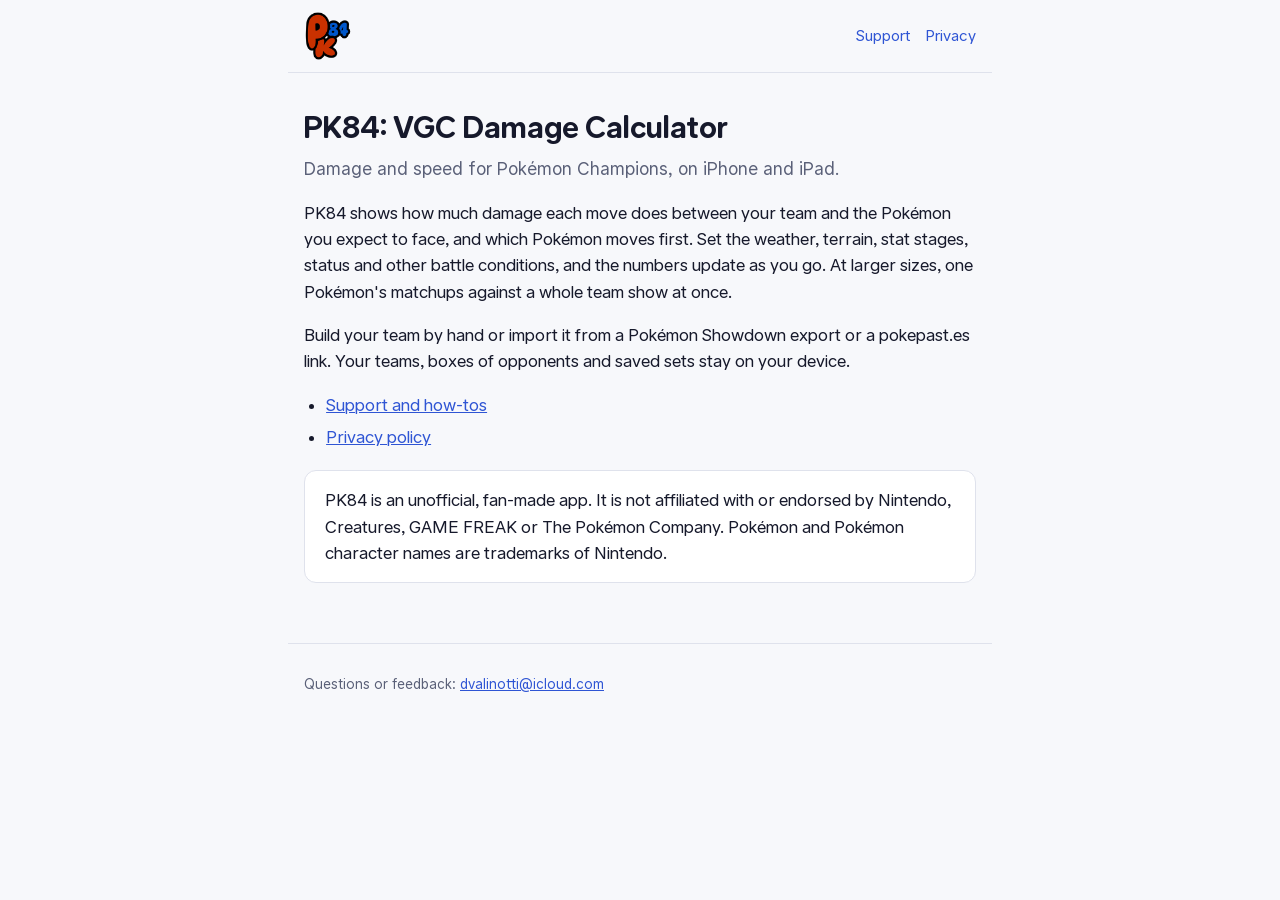
<file: index.html>
<!doctype html>
<html lang="en">
<head>
  <meta charset="utf-8">
  <meta name="viewport" content="width=device-width, initial-scale=1">
  <title>PK84: VGC Damage Calculator</title>
  <meta name="description" content="PK84 is a damage and speed calculator for VGC doubles in Pokémon Champions, for iPhone and iPad.">
  <link rel="icon" type="image/png" sizes="32x32" href="images/favicon-32.png">
  <link rel="icon" type="image/png" sizes="192x192" href="images/favicon-192.png">
  <link rel="apple-touch-icon" href="apple-touch-icon.png">
  <link rel="stylesheet" href="style.css">
</head>
<body>
  <header>
    <a class="brand" href="./" aria-label="PK84 home">
      <picture>
        <source srcset="images/logo-dark.png" media="(prefers-color-scheme: dark)">
        <img src="images/logo.png" alt="PK84" width="48" height="48">
      </picture>
    </a>
    <nav>
      <a href="support.html">Support</a>
      <a href="privacy.html">Privacy</a>
    </nav>
  </header>
  <main>
    <h1>PK84: VGC Damage Calculator</h1>
    <p class="lede">Damage and speed for Pokémon Champions, on iPhone and iPad.</p>

    <p>PK84 shows how much damage each move does between your team and the Pokémon you expect to face, and which Pokémon moves first. Set the weather, terrain, stat stages, status and other battle conditions, and the numbers update as you go. At larger sizes, one Pokémon's matchups against a whole team show at once.</p>

    <p>Build your team by hand or import it from a Pokémon Showdown export or a pokepast.es link. Your teams, boxes of opponents and saved sets stay on your device.</p>

    <ul>
      <li><a href="support.html">Support and how-tos</a></li>
      <li><a href="privacy.html">Privacy policy</a></li>
    </ul>

    <div class="card">
      <p>PK84 is an unofficial, fan-made app. It is not affiliated with or endorsed by Nintendo, Creatures, GAME FREAK or The Pokémon Company. Pokémon and Pokémon character names are trademarks of Nintendo.</p>
    </div>
  </main>
  <footer>
    <p>Questions or feedback: <a href="mailto:dvalinotti@icloud.com">dvalinotti@icloud.com</a></p>
  </footer>
</body>
</html>
</file>
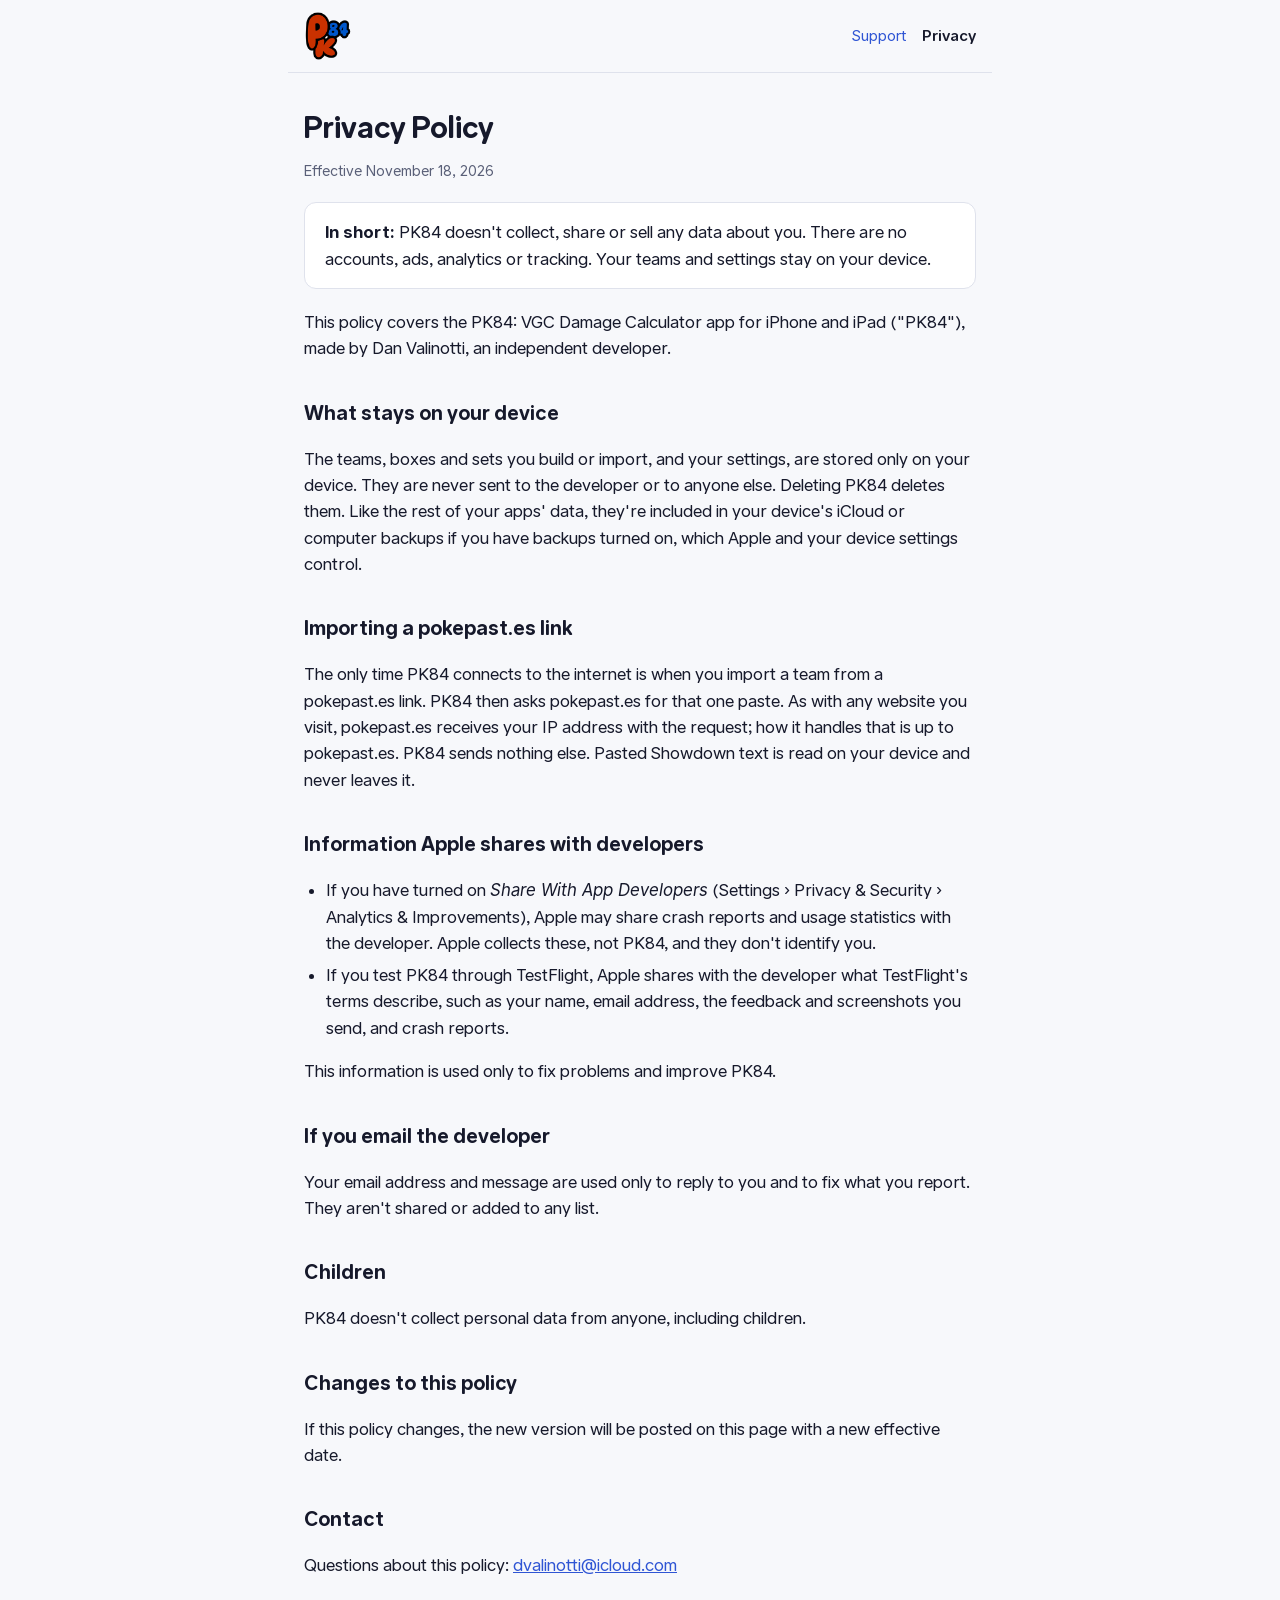
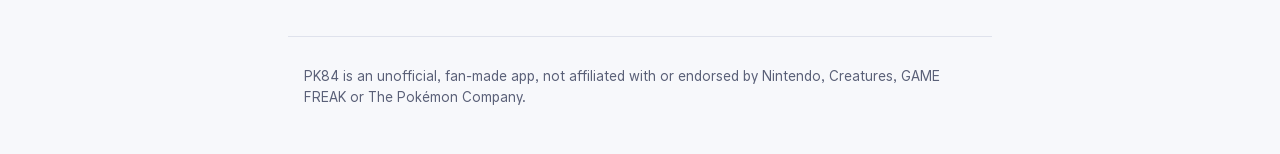
<file: privacy.html>
<!doctype html>
<html lang="en">
<head>
  <meta charset="utf-8">
  <meta name="viewport" content="width=device-width, initial-scale=1">
  <title>PK84 Privacy Policy</title>
  <meta name="description" content="PK84 collects no personal data. Your teams and settings stay on your device.">
  <link rel="icon" type="image/png" sizes="32x32" href="images/favicon-32.png">
  <link rel="icon" type="image/png" sizes="192x192" href="images/favicon-192.png">
  <link rel="apple-touch-icon" href="apple-touch-icon.png">
  <link rel="stylesheet" href="style.css">
</head>
<body>
  <header>
    <a class="brand" href="./" aria-label="PK84 home">
      <picture>
        <source srcset="images/logo-dark.png" media="(prefers-color-scheme: dark)">
        <img src="images/logo.png" alt="PK84" width="48" height="48">
      </picture>
    </a>
    <nav>
      <a href="support.html">Support</a>
      <a href="privacy.html" aria-current="page">Privacy</a>
    </nav>
  </header>
  <main>
    <h1>Privacy Policy</h1>
    <p class="updated">Effective November 18, 2026</p>

    <div class="card">
      <p><strong>In short:</strong> PK84 doesn't collect, share or sell any data about you. There are no accounts, ads, analytics or tracking. Your teams and settings stay on your device.</p>
    </div>

    <p>This policy covers the PK84: VGC Damage Calculator app for iPhone and iPad ("PK84"), made by Dan Valinotti, an independent developer.</p>

    <h2>What stays on your device</h2>
    <p>The teams, boxes and sets you build or import, and your settings, are stored only on your device. They are never sent to the developer or to anyone else. Deleting PK84 deletes them. Like the rest of your apps' data, they're included in your device's iCloud or computer backups if you have backups turned on, which Apple and your device settings control.</p>

    <h2>Importing a pokepast.es link</h2>
    <p>The only time PK84 connects to the internet is when you import a team from a pokepast.es link. PK84 then asks pokepast.es for that one paste. As with any website you visit, pokepast.es receives your IP address with the request; how it handles that is up to pokepast.es. PK84 sends nothing else. Pasted Showdown text is read on your device and never leaves it.</p>

    <h2>Information Apple shares with developers</h2>
    <ul>
      <li>If you have turned on <em>Share With App Developers</em> (Settings › Privacy &amp; Security › Analytics &amp; Improvements), Apple may share crash reports and usage statistics with the developer. Apple collects these, not PK84, and they don't identify you.</li>
      <li>If you test PK84 through TestFlight, Apple shares with the developer what TestFlight's terms describe, such as your name, email address, the feedback and screenshots you send, and crash reports.</li>
    </ul>
    <p>This information is used only to fix problems and improve PK84.</p>

    <h2>If you email the developer</h2>
    <p>Your email address and message are used only to reply to you and to fix what you report. They aren't shared or added to any list.</p>

    <h2>Children</h2>
    <p>PK84 doesn't collect personal data from anyone, including children.</p>

    <h2>Changes to this policy</h2>
    <p>If this policy changes, the new version will be posted on this page with a new effective date.</p>

    <h2>Contact</h2>
    <p>Questions about this policy: <a href="mailto:dvalinotti@icloud.com">dvalinotti@icloud.com</a></p>
  </main>
  <footer>
    <p>PK84 is an unofficial, fan-made app, not affiliated with or endorsed by Nintendo, Creatures, GAME FREAK or The Pokémon Company.</p>
  </footer>
</body>
</html>
</file>
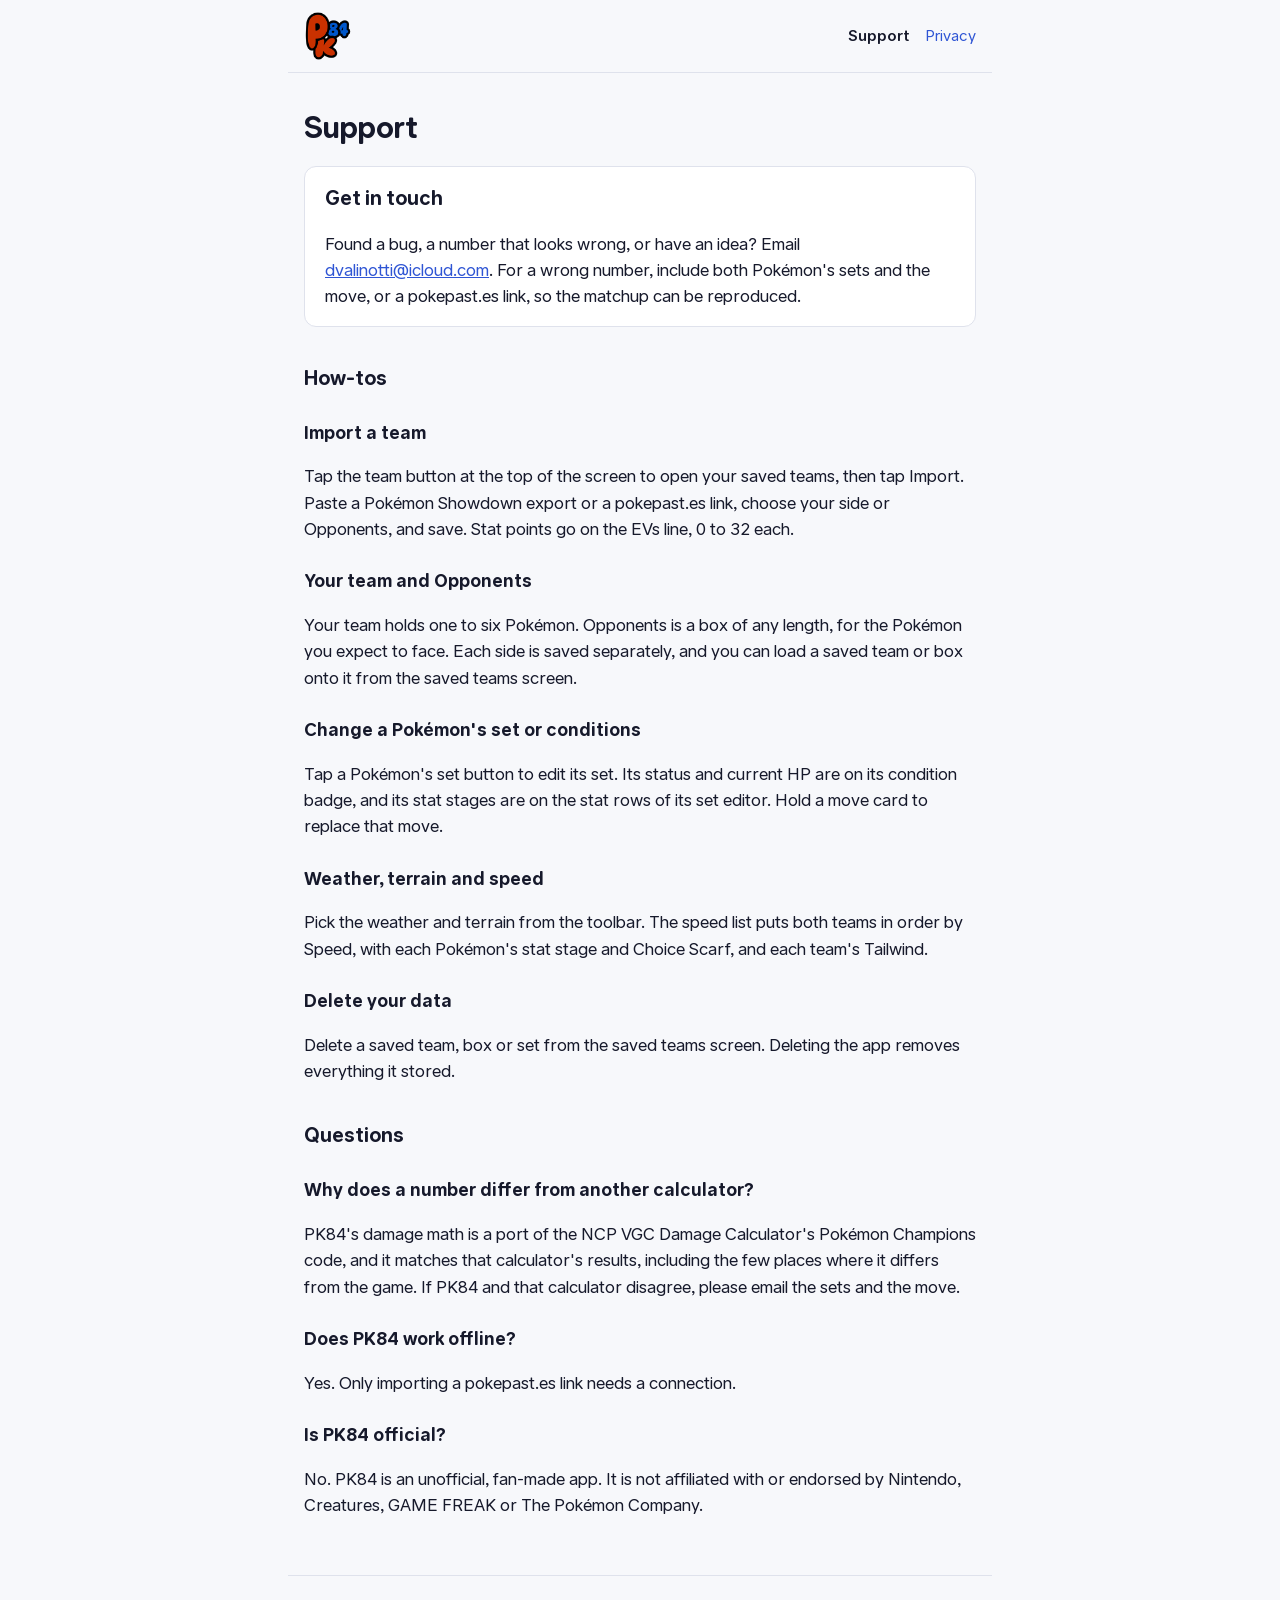
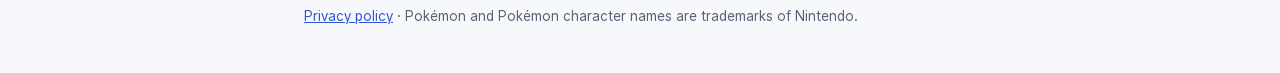
<file: support.html>
<!doctype html>
<html lang="en">
<head>
  <meta charset="utf-8">
  <meta name="viewport" content="width=device-width, initial-scale=1">
  <title>PK84 Support</title>
  <meta name="description" content="Help with PK84: VGC Damage Calculator, and how to get in touch.">
  <link rel="icon" type="image/png" sizes="32x32" href="images/favicon-32.png">
  <link rel="icon" type="image/png" sizes="192x192" href="images/favicon-192.png">
  <link rel="apple-touch-icon" href="apple-touch-icon.png">
  <link rel="stylesheet" href="style.css">
</head>
<body>
  <header>
    <a class="brand" href="./" aria-label="PK84 home">
      <picture>
        <source srcset="images/logo-dark.png" media="(prefers-color-scheme: dark)">
        <img src="images/logo.png" alt="PK84" width="48" height="48">
      </picture>
    </a>
    <nav>
      <a href="support.html" aria-current="page">Support</a>
      <a href="privacy.html">Privacy</a>
    </nav>
  </header>
  <main>
    <h1>Support</h1>

    <div class="card">
      <h2>Get in touch</h2>
      <p>Found a bug, a number that looks wrong, or have an idea? Email <a href="mailto:dvalinotti@icloud.com?subject=PK84">dvalinotti@icloud.com</a>. For a wrong number, include both Pokémon's sets and the move, or a pokepast.es link, so the matchup can be reproduced.</p>
    </div>

    <h2>How-tos</h2>

    <h3>Import a team</h3>
    <p>Tap the team button at the top of the screen to open your saved teams, then tap Import. Paste a Pokémon Showdown export or a pokepast.es link, choose your side or Opponents, and save. Stat points go on the EVs line, 0 to 32 each.</p>

    <h3>Your team and Opponents</h3>
    <p>Your team holds one to six Pokémon. Opponents is a box of any length, for the Pokémon you expect to face. Each side is saved separately, and you can load a saved team or box onto it from the saved teams screen.</p>

    <h3>Change a Pokémon's set or conditions</h3>
    <p>Tap a Pokémon's set button to edit its set. Its status and current HP are on its condition badge, and its stat stages are on the stat rows of its set editor. Hold a move card to replace that move.</p>

    <h3>Weather, terrain and speed</h3>
    <p>Pick the weather and terrain from the toolbar. The speed list puts both teams in order by Speed, with each Pokémon's stat stage and Choice Scarf, and each team's Tailwind.</p>

    <h3>Delete your data</h3>
    <p>Delete a saved team, box or set from the saved teams screen. Deleting the app removes everything it stored.</p>

    <h2>Questions</h2>

    <h3>Why does a number differ from another calculator?</h3>
    <p>PK84's damage math is a port of the NCP VGC Damage Calculator's Pokémon Champions code, and it matches that calculator's results, including the few places where it differs from the game. If PK84 and that calculator disagree, please email the sets and the move.</p>

    <h3>Does PK84 work offline?</h3>
    <p>Yes. Only importing a pokepast.es link needs a connection.</p>

    <h3>Is PK84 official?</h3>
    <p>No. PK84 is an unofficial, fan-made app. It is not affiliated with or endorsed by Nintendo, Creatures, GAME FREAK or The Pokémon Company.</p>
  </main>
  <footer>
    <p><a href="privacy.html">Privacy policy</a> · Pokémon and Pokémon character names are trademarks of Nintendo.</p>
  </footer>
</body>
</html>
</file>
<file: style.css>
@font-face {
  font-family: "Allo";
  src: url("fonts/AlloVariableFriendly.woff2") format("woff2");
  font-weight: 100 900;
  font-style: normal;
  font-display: swap;
}

@font-face {
  font-family: "Allo";
  src: url("fonts/Allo-Oblique.woff2") format("woff2");
  font-weight: 400;
  font-style: italic;
  font-display: swap;
}

:root {
  --bg: #f7f8fb;
  --surface: #ffffff;
  --text: #16192b;
  --muted: #5a6078;
  --border: #dfe2ec;
  --accent: #2f55d4;
  color-scheme: light dark;
}

@media (prefers-color-scheme: dark) {
  :root {
    --bg: #0d1222;
    --surface: #161d33;
    --text: #e8ebf5;
    --muted: #a0a7c0;
    --border: #283252;
    --accent: #8aa4ff;
  }
}

* { box-sizing: border-box; }

body {
  margin: 0;
  background: var(--bg);
  color: var(--text);
  font: 17px/1.55 "Allo", -apple-system, BlinkMacSystemFont, "Segoe UI", Roboto, Helvetica, Arial, sans-serif;
  -webkit-text-size-adjust: 100%;
}

header, main, footer {
  max-width: 44rem;
  margin: 0 auto;
  padding: 0 16px;
}

header {
  display: flex;
  align-items: center;
  justify-content: space-between;
  gap: 16px;
  padding-top: 12px;
  padding-bottom: 12px;
  border-bottom: 1px solid var(--border);
}

header .brand { display: block; line-height: 0; }
header .brand img { display: block; width: 48px; height: 48px; }

nav { display: flex; gap: 16px; font-size: 0.95rem; }

a { color: var(--accent); }
nav a { text-decoration: none; }
nav a[aria-current="page"] { color: var(--text); font-weight: 600; }

main { padding-top: 24px; padding-bottom: 40px; }

h1 { font-size: 1.9rem; line-height: 1.2; margin: 0.4em 0 0.3em; }
h2 { font-size: 1.25rem; margin: 1.8em 0 0.4em; }
h3 { font-size: 1.05em; margin: 1.4em 0 0.3em; }

.lede { font-size: 1.1rem; color: var(--muted); margin-top: 0; }
.updated { color: var(--muted); font-size: 0.9rem; }

.card {
  background: var(--surface);
  border: 1px solid var(--border);
  border-radius: 12px;
  padding: 16px 20px;
  margin: 20px 0;
}

.card p:first-child, .card h2:first-child { margin-top: 0; }
.card p:last-child { margin-bottom: 0; }

ul { padding-left: 1.3em; }
li + li { margin-top: 0.35em; }

footer {
  border-top: 1px solid var(--border);
  padding-top: 16px;
  padding-bottom: 32px;
  color: var(--muted);
  font-size: 0.85rem;
}
</file>
